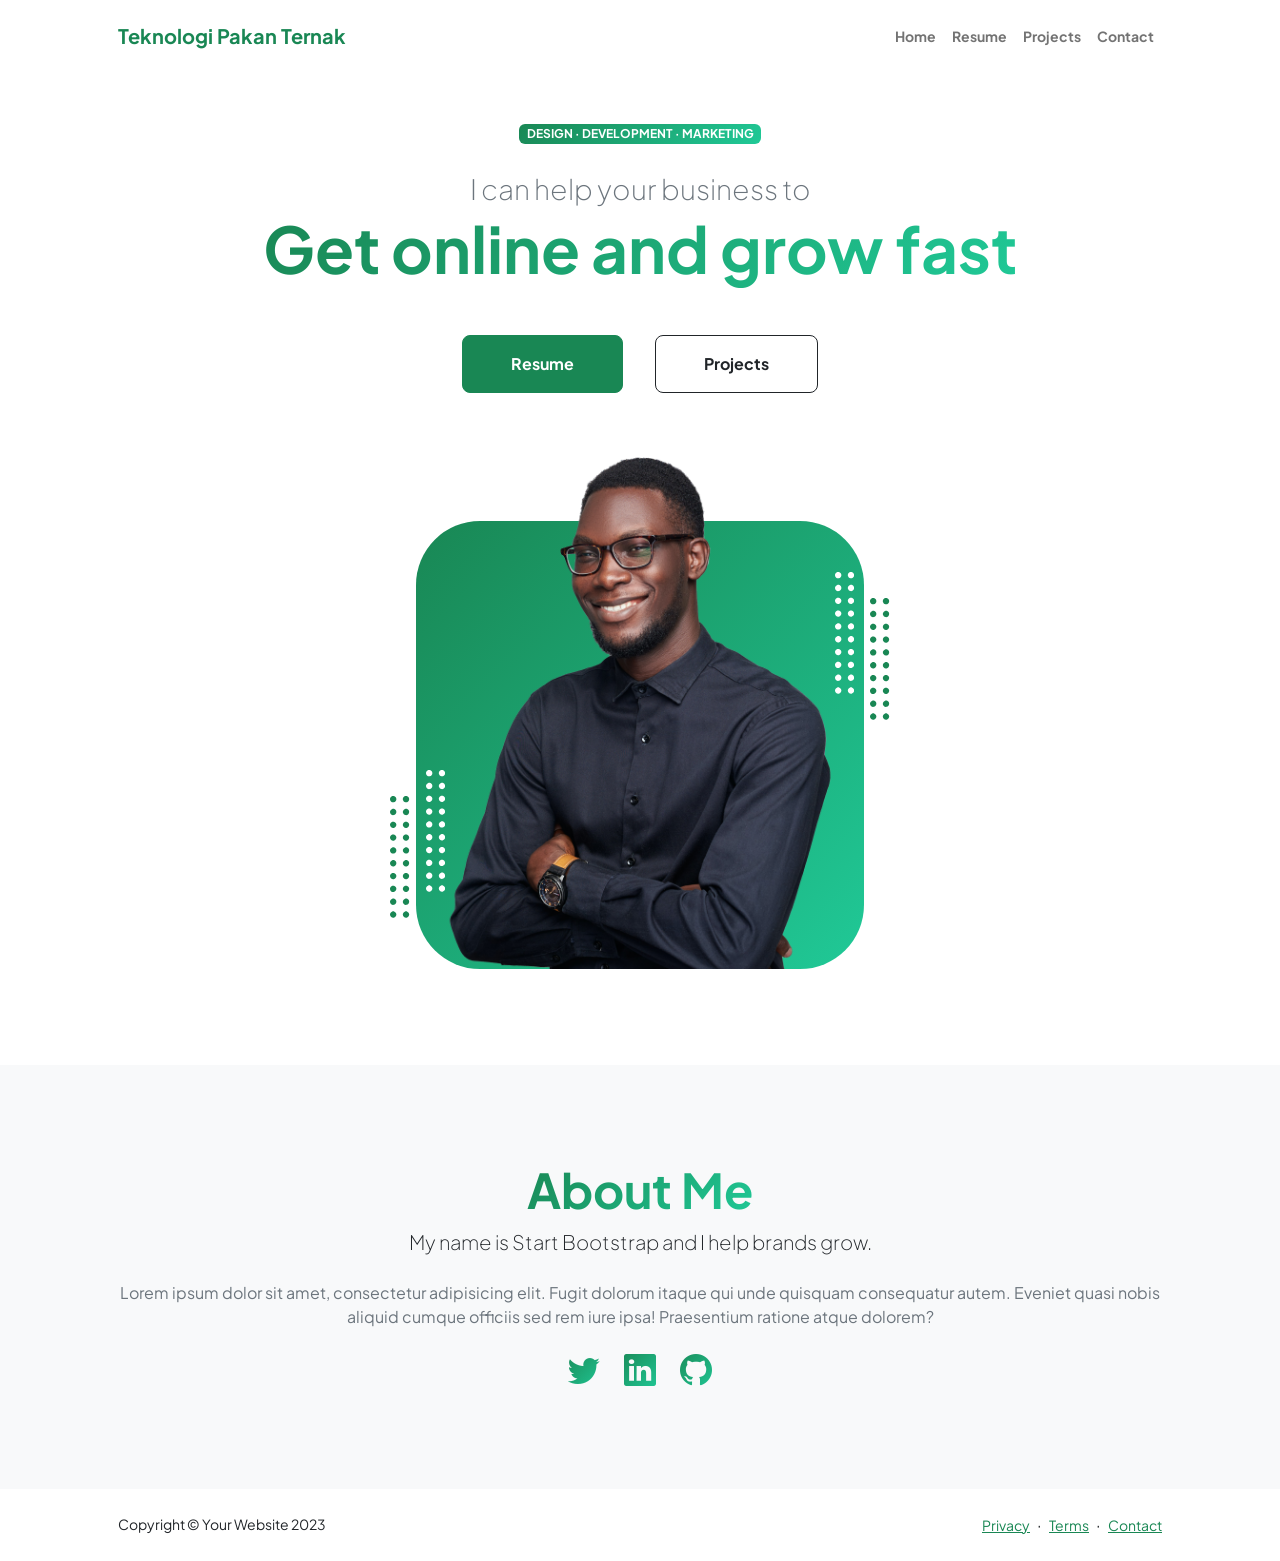
<file: index.html>
<!DOCTYPE html>
<html lang="en">
    <head>
        <meta charset="utf-8" />
        <meta name="viewport" content="width=device-width, initial-scale=1, shrink-to-fit=no" />
        <meta name="description" content="" />
        <meta name="author" content="" />
        <title>Teknologi Pakan Ternak</title>
        <!-- Favicon-->
        <link rel="icon" type="image/x-icon" href="assets/favicon.ico" />
        <!-- Custom Google font-->
        <link rel="preconnect" href="https://fonts.googleapis.com" />
        <link rel="preconnect" href="https://fonts.gstatic.com" crossorigin />
        <link href="https://fonts.googleapis.com/css2?family=Plus+Jakarta+Sans:wght@100;200;300;400;500;600;700;800;900&amp;display=swap" rel="stylesheet" />
        <!-- Bootstrap icons-->
        <link href="https://cdn.jsdelivr.net/npm/bootstrap-icons@1.8.1/font/bootstrap-icons.css" rel="stylesheet" />
        <!-- Core theme CSS (includes Bootstrap)-->
        <link href="css/styles.css" rel="stylesheet" />
    </head>
    <body class="d-flex flex-column h-100">
        <main class="flex-shrink-0">
            <!-- Navigation-->
            <nav class="navbar navbar-expand-lg navbar-light bg-white py-3">
                <div class="container px-5">
                    <a class="navbar-brand" href="index.html"><span class="fw-bolder text-primary">Teknologi Pakan Ternak</span></a>
                    <button class="navbar-toggler" type="button" data-bs-toggle="collapse" data-bs-target="#navbarSupportedContent" aria-controls="navbarSupportedContent" aria-expanded="false" aria-label="Toggle navigation"><span class="navbar-toggler-icon"></span></button>
                    <div class="collapse navbar-collapse" id="navbarSupportedContent">
                        <ul class="navbar-nav ms-auto mb-2 mb-lg-0 small fw-bolder">
                            <li class="nav-item"><a class="nav-link" href="index.html">Home</a></li>
                            <li class="nav-item"><a class="nav-link" href="resume.html">Resume</a></li>
                            <li class="nav-item"><a class="nav-link" href="projects.html">Projects</a></li>
                            <li class="nav-item"><a class="nav-link" href="contact.html">Contact</a></li>
                        </ul>
                    </div>
                </div>
            </nav>
            <!-- Header-->
            <header class="py-5">
                <div class="container px-5 pb-5">
                    <div class="row gx-5 align-items-center">
                        <div class="col-xxl-5">
                            <!-- Header text content-->
                            <div class="text-center text-xxl-start">
                                <div class="badge bg-gradient-primary-to-secondary text-white mb-4"><div class="text-uppercase">Design &middot; Development &middot; Marketing</div></div>
                                <div class="fs-3 fw-light text-muted">I can help your business to</div>
                                <h1 class="display-3 fw-bolder mb-5"><span class="text-gradient d-inline">Get online and grow fast</span></h1>
                                <div class="d-grid gap-3 d-sm-flex justify-content-sm-center justify-content-xxl-start mb-3">
                                    <a class="btn btn-primary btn-lg px-5 py-3 me-sm-3 fs-6 fw-bolder" href="resume.html">Resume</a>
                                    <a class="btn btn-outline-dark btn-lg px-5 py-3 fs-6 fw-bolder" href="projects.html">Projects</a>
                                </div>
                            </div>
                        </div>
                        <div class="col-xxl-7">
                            <!-- Header profile picture-->
                            <div class="d-flex justify-content-center mt-5 mt-xxl-0">
                                <div class="profile bg-gradient-primary-to-secondary">
                                    <!-- TIP: For best results, use a photo with a transparent background like the demo example below-->
                                    <!-- Watch a tutorial on how to do this on YouTube (link)-->
                                    <img class="profile-img" src="assets/profile.png" alt="..." />
                                    <div class="dots-1">
                                        <!-- SVG Dots-->
                                        <svg version="1.1" xmlns="http://www.w3.org/2000/svg" xmlns:xlink="http://www.w3.org/1999/xlink" x="0px" y="0px" viewBox="0 0 191.6 1215.4" style="enable-background: new 0 0 191.6 1215.4" xml:space="preserve">
                                            <g transform="translate(0.000000,1280.000000) scale(0.100000,-0.100000)">
                                                <path d="M227.7,12788.6c-105-35-200-141-222-248c-43-206,163-412,369-369c155,32,275,190,260,339c-11,105-90,213-190,262        C383.7,12801.6,289.7,12808.6,227.7,12788.6z"></path>
                                                <path d="M1507.7,12788.6c-151-50-253-216-222-362c25-119,136-230,254-255c194-41,395,142,375,339c-11,105-90,213-190,262        C1663.7,12801.6,1569.7,12808.6,1507.7,12788.6z"></path>
                                                <path d="M227.7,11508.6c-105-35-200-141-222-248c-43-206,163-412,369-369c155,32,275,190,260,339c-11,105-90,213-190,262        C383.7,11521.6,289.7,11528.6,227.7,11508.6z"></path>
                                                <path d="M1507.7,11508.6c-151-50-253-216-222-362c25-119,136-230,254-255c194-41,395,142,375,339c-11,105-90,213-190,262        C1663.7,11521.6,1569.7,11528.6,1507.7,11508.6z"></path>
                                                <path d="M227.7,10228.6c-105-35-200-141-222-248c-43-206,163-412,369-369c155,32,275,190,260,339c-11,105-90,213-190,262        C383.7,10241.6,289.7,10248.6,227.7,10228.6z"></path>
                                                <path d="M1507.7,10228.6c-105-35-200-141-222-248c-43-206,163-412,369-369c155,32,275,190,260,339c-11,105-90,213-190,262        C1663.7,10241.6,1569.7,10248.6,1507.7,10228.6z"></path>
                                                <path d="M227.7,8948.6c-105-35-200-141-222-248c-43-206,163-412,369-369c155,32,275,190,260,339c-11,105-90,213-190,262        C383.7,8961.6,289.7,8968.6,227.7,8948.6z"></path>
                                                <path d="M1507.7,8948.6c-105-35-200-141-222-248c-43-206,163-412,369-369c155,32,275,190,260,339c-11,105-90,213-190,262        C1663.7,8961.6,1569.7,8968.6,1507.7,8948.6z"></path>
                                                <path d="M227.7,7668.6c-105-35-200-141-222-248c-43-206,163-412,369-369c155,32,275,190,260,339c-11,105-90,213-190,262        C383.7,7681.6,289.7,7688.6,227.7,7668.6z"></path>
                                                <path d="M1507.7,7668.6c-105-35-200-141-222-248c-43-206,163-412,369-369c155,32,275,190,260,339c-11,105-90,213-190,262        C1663.7,7681.6,1569.7,7688.6,1507.7,7668.6z"></path>
                                                <path d="M227.7,6388.6c-105-35-200-141-222-248c-43-206,163-412,369-369c155,32,275,190,260,339c-11,105-90,213-190,262        C383.7,6401.6,289.7,6408.6,227.7,6388.6z"></path>
                                                <path d="M1507.7,6388.6c-105-35-200-141-222-248c-43-206,163-412,369-369c155,32,275,190,260,339c-11,105-90,213-190,262        C1663.7,6401.6,1569.7,6408.6,1507.7,6388.6z"></path>
                                                <path d="M227.7,5108.6c-105-35-200-141-222-248c-43-206,163-412,369-369c155,32,275,190,260,339c-11,105-90,213-190,262        C383.7,5121.6,289.7,5128.6,227.7,5108.6z"></path>
                                                <path d="M1507.7,5108.6c-105-35-200-141-222-248c-43-206,163-412,369-369c155,32,275,190,260,339c-11,105-90,213-190,262        C1663.7,5121.6,1569.7,5128.6,1507.7,5108.6z"></path>
                                                <path d="M227.7,3828.6c-105-35-200-141-222-248c-43-206,163-412,369-369c155,32,275,190,260,339c-11,105-90,213-190,262        C383.7,3841.6,289.7,3848.6,227.7,3828.6z"></path>
                                                <path d="M1507.7,3828.6c-105-35-200-141-222-248c-43-206,163-412,369-369c155,32,275,190,260,339c-11,105-90,213-190,262        C1663.7,3841.6,1569.7,3848.6,1507.7,3828.6z"></path>
                                                <path d="M227.7,2548.6c-105-35-200-141-222-248c-43-206,163-412,369-369c155,32,275,190,260,339c-11,105-90,213-190,262        C383.7,2561.6,289.7,2568.6,227.7,2548.6z"></path>
                                                <path d="M1507.7,2548.6c-105-35-200-141-222-248c-43-206,163-412,369-369c155,32,275,190,260,339c-11,105-90,213-190,262        C1663.7,2561.6,1569.7,2568.6,1507.7,2548.6z"></path>
                                                <path d="M227.7,1268.6c-105-35-200-141-222-248c-43-206,163-412,369-369c155,32,275,190,260,339c-11,105-90,213-190,262        C383.7,1281.6,289.7,1288.6,227.7,1268.6z"></path>
                                                <path d="M1507.7,1268.6c-105-35-200-141-222-248c-43-206,163-412,369-369c155,32,275,190,260,339c-11,105-90,213-190,262        C1663.7,1281.6,1569.7,1288.6,1507.7,1268.6z"></path>
                                            </g>
                                        </svg>
                                        <!-- END of SVG dots-->
                                    </div>
                                    <div class="dots-2">
                                        <!-- SVG Dots-->
                                        <svg version="1.1" xmlns="http://www.w3.org/2000/svg" xmlns:xlink="http://www.w3.org/1999/xlink" x="0px" y="0px" viewBox="0 0 191.6 1215.4" style="enable-background: new 0 0 191.6 1215.4" xml:space="preserve">
                                            <g transform="translate(0.000000,1280.000000) scale(0.100000,-0.100000)">
                                                <path d="M227.7,12788.6c-105-35-200-141-222-248c-43-206,163-412,369-369c155,32,275,190,260,339c-11,105-90,213-190,262        C383.7,12801.6,289.7,12808.6,227.7,12788.6z"></path>
                                                <path d="M1507.7,12788.6c-151-50-253-216-222-362c25-119,136-230,254-255c194-41,395,142,375,339c-11,105-90,213-190,262        C1663.7,12801.6,1569.7,12808.6,1507.7,12788.6z"></path>
                                                <path d="M227.7,11508.6c-105-35-200-141-222-248c-43-206,163-412,369-369c155,32,275,190,260,339c-11,105-90,213-190,262        C383.7,11521.6,289.7,11528.6,227.7,11508.6z"></path>
                                                <path d="M1507.7,11508.6c-151-50-253-216-222-362c25-119,136-230,254-255c194-41,395,142,375,339c-11,105-90,213-190,262        C1663.7,11521.6,1569.7,11528.6,1507.7,11508.6z"></path>
                                                <path d="M227.7,10228.6c-105-35-200-141-222-248c-43-206,163-412,369-369c155,32,275,190,260,339c-11,105-90,213-190,262        C383.7,10241.6,289.7,10248.6,227.7,10228.6z"></path>
                                                <path d="M1507.7,10228.6c-105-35-200-141-222-248c-43-206,163-412,369-369c155,32,275,190,260,339c-11,105-90,213-190,262        C1663.7,10241.6,1569.7,10248.6,1507.7,10228.6z"></path>
                                                <path d="M227.7,8948.6c-105-35-200-141-222-248c-43-206,163-412,369-369c155,32,275,190,260,339c-11,105-90,213-190,262        C383.7,8961.6,289.7,8968.6,227.7,8948.6z"></path>
                                                <path d="M1507.7,8948.6c-105-35-200-141-222-248c-43-206,163-412,369-369c155,32,275,190,260,339c-11,105-90,213-190,262        C1663.7,8961.6,1569.7,8968.6,1507.7,8948.6z"></path>
                                                <path d="M227.7,7668.6c-105-35-200-141-222-248c-43-206,163-412,369-369c155,32,275,190,260,339c-11,105-90,213-190,262        C383.7,7681.6,289.7,7688.6,227.7,7668.6z"></path>
                                                <path d="M1507.7,7668.6c-105-35-200-141-222-248c-43-206,163-412,369-369c155,32,275,190,260,339c-11,105-90,213-190,262        C1663.7,7681.6,1569.7,7688.6,1507.7,7668.6z"></path>
                                                <path d="M227.7,6388.6c-105-35-200-141-222-248c-43-206,163-412,369-369c155,32,275,190,260,339c-11,105-90,213-190,262        C383.7,6401.6,289.7,6408.6,227.7,6388.6z"></path>
                                                <path d="M1507.7,6388.6c-105-35-200-141-222-248c-43-206,163-412,369-369c155,32,275,190,260,339c-11,105-90,213-190,262        C1663.7,6401.6,1569.7,6408.6,1507.7,6388.6z"></path>
                                                <path d="M227.7,5108.6c-105-35-200-141-222-248c-43-206,163-412,369-369c155,32,275,190,260,339c-11,105-90,213-190,262        C383.7,5121.6,289.7,5128.6,227.7,5108.6z"></path>
                                                <path d="M1507.7,5108.6c-105-35-200-141-222-248c-43-206,163-412,369-369c155,32,275,190,260,339c-11,105-90,213-190,262        C1663.7,5121.6,1569.7,5128.6,1507.7,5108.6z"></path>
                                                <path d="M227.7,3828.6c-105-35-200-141-222-248c-43-206,163-412,369-369c155,32,275,190,260,339c-11,105-90,213-190,262        C383.7,3841.6,289.7,3848.6,227.7,3828.6z"></path>
                                                <path d="M1507.7,3828.6c-105-35-200-141-222-248c-43-206,163-412,369-369c155,32,275,190,260,339c-11,105-90,213-190,262        C1663.7,3841.6,1569.7,3848.6,1507.7,3828.6z"></path>
                                                <path d="M227.7,2548.6c-105-35-200-141-222-248c-43-206,163-412,369-369c155,32,275,190,260,339c-11,105-90,213-190,262        C383.7,2561.6,289.7,2568.6,227.7,2548.6z"></path>
                                                <path d="M1507.7,2548.6c-105-35-200-141-222-248c-43-206,163-412,369-369c155,32,275,190,260,339c-11,105-90,213-190,262        C1663.7,2561.6,1569.7,2568.6,1507.7,2548.6z"></path>
                                                <path d="M227.7,1268.6c-105-35-200-141-222-248c-43-206,163-412,369-369c155,32,275,190,260,339c-11,105-90,213-190,262        C383.7,1281.6,289.7,1288.6,227.7,1268.6z"></path>
                                                <path d="M1507.7,1268.6c-105-35-200-141-222-248c-43-206,163-412,369-369c155,32,275,190,260,339c-11,105-90,213-190,262        C1663.7,1281.6,1569.7,1288.6,1507.7,1268.6z"></path>
                                            </g>
                                        </svg>
                                        <!-- END of SVG dots-->
                                    </div>
                                    <div class="dots-3">
                                        <!-- SVG Dots-->
                                        <svg version="1.1" xmlns="http://www.w3.org/2000/svg" xmlns:xlink="http://www.w3.org/1999/xlink" x="0px" y="0px" viewBox="0 0 191.6 1215.4" style="enable-background: new 0 0 191.6 1215.4" xml:space="preserve">
                                            <g transform="translate(0.000000,1280.000000) scale(0.100000,-0.100000)">
                                                <path d="M227.7,12788.6c-105-35-200-141-222-248c-43-206,163-412,369-369c155,32,275,190,260,339c-11,105-90,213-190,262        C383.7,12801.6,289.7,12808.6,227.7,12788.6z"></path>
                                                <path d="M1507.7,12788.6c-151-50-253-216-222-362c25-119,136-230,254-255c194-41,395,142,375,339c-11,105-90,213-190,262        C1663.7,12801.6,1569.7,12808.6,1507.7,12788.6z"></path>
                                                <path d="M227.7,11508.6c-105-35-200-141-222-248c-43-206,163-412,369-369c155,32,275,190,260,339c-11,105-90,213-190,262        C383.7,11521.6,289.7,11528.6,227.7,11508.6z"></path>
                                                <path d="M1507.7,11508.6c-151-50-253-216-222-362c25-119,136-230,254-255c194-41,395,142,375,339c-11,105-90,213-190,262        C1663.7,11521.6,1569.7,11528.6,1507.7,11508.6z"></path>
                                                <path d="M227.7,10228.6c-105-35-200-141-222-248c-43-206,163-412,369-369c155,32,275,190,260,339c-11,105-90,213-190,262        C383.7,10241.6,289.7,10248.6,227.7,10228.6z"></path>
                                                <path d="M1507.7,10228.6c-105-35-200-141-222-248c-43-206,163-412,369-369c155,32,275,190,260,339c-11,105-90,213-190,262        C1663.7,10241.6,1569.7,10248.6,1507.7,10228.6z"></path>
                                                <path d="M227.7,8948.6c-105-35-200-141-222-248c-43-206,163-412,369-369c155,32,275,190,260,339c-11,105-90,213-190,262        C383.7,8961.6,289.7,8968.6,227.7,8948.6z"></path>
                                                <path d="M1507.7,8948.6c-105-35-200-141-222-248c-43-206,163-412,369-369c155,32,275,190,260,339c-11,105-90,213-190,262        C1663.7,8961.6,1569.7,8968.6,1507.7,8948.6z"></path>
                                                <path d="M227.7,7668.6c-105-35-200-141-222-248c-43-206,163-412,369-369c155,32,275,190,260,339c-11,105-90,213-190,262        C383.7,7681.6,289.7,7688.6,227.7,7668.6z"></path>
                                                <path d="M1507.7,7668.6c-105-35-200-141-222-248c-43-206,163-412,369-369c155,32,275,190,260,339c-11,105-90,213-190,262        C1663.7,7681.6,1569.7,7688.6,1507.7,7668.6z"></path>
                                                <path d="M227.7,6388.6c-105-35-200-141-222-248c-43-206,163-412,369-369c155,32,275,190,260,339c-11,105-90,213-190,262        C383.7,6401.6,289.7,6408.6,227.7,6388.6z"></path>
                                                <path d="M1507.7,6388.6c-105-35-200-141-222-248c-43-206,163-412,369-369c155,32,275,190,260,339c-11,105-90,213-190,262        C1663.7,6401.6,1569.7,6408.6,1507.7,6388.6z"></path>
                                                <path d="M227.7,5108.6c-105-35-200-141-222-248c-43-206,163-412,369-369c155,32,275,190,260,339c-11,105-90,213-190,262        C383.7,5121.6,289.7,5128.6,227.7,5108.6z"></path>
                                                <path d="M1507.7,5108.6c-105-35-200-141-222-248c-43-206,163-412,369-369c155,32,275,190,260,339c-11,105-90,213-190,262        C1663.7,5121.6,1569.7,5128.6,1507.7,5108.6z"></path>
                                                <path d="M227.7,3828.6c-105-35-200-141-222-248c-43-206,163-412,369-369c155,32,275,190,260,339c-11,105-90,213-190,262        C383.7,3841.6,289.7,3848.6,227.7,3828.6z"></path>
                                                <path d="M1507.7,3828.6c-105-35-200-141-222-248c-43-206,163-412,369-369c155,32,275,190,260,339c-11,105-90,213-190,262        C1663.7,3841.6,1569.7,3848.6,1507.7,3828.6z"></path>
                                                <path d="M227.7,2548.6c-105-35-200-141-222-248c-43-206,163-412,369-369c155,32,275,190,260,339c-11,105-90,213-190,262        C383.7,2561.6,289.7,2568.6,227.7,2548.6z"></path>
                                                <path d="M1507.7,2548.6c-105-35-200-141-222-248c-43-206,163-412,369-369c155,32,275,190,260,339c-11,105-90,213-190,262        C1663.7,2561.6,1569.7,2568.6,1507.7,2548.6z"></path>
                                                <path d="M227.7,1268.6c-105-35-200-141-222-248c-43-206,163-412,369-369c155,32,275,190,260,339c-11,105-90,213-190,262        C383.7,1281.6,289.7,1288.6,227.7,1268.6z"></path>
                                                <path d="M1507.7,1268.6c-105-35-200-141-222-248c-43-206,163-412,369-369c155,32,275,190,260,339c-11,105-90,213-190,262        C1663.7,1281.6,1569.7,1288.6,1507.7,1268.6z"></path>
                                            </g>
                                        </svg>
                                        <!-- END of SVG dots-->
                                    </div>
                                    <div class="dots-4">
                                        <!-- SVG Dots-->
                                        <svg version="1.1" xmlns="http://www.w3.org/2000/svg" xmlns:xlink="http://www.w3.org/1999/xlink" x="0px" y="0px" viewBox="0 0 191.6 1215.4" style="enable-background: new 0 0 191.6 1215.4" xml:space="preserve">
                                            <g transform="translate(0.000000,1280.000000) scale(0.100000,-0.100000)">
                                                <path d="M227.7,12788.6c-105-35-200-141-222-248c-43-206,163-412,369-369c155,32,275,190,260,339c-11,105-90,213-190,262        C383.7,12801.6,289.7,12808.6,227.7,12788.6z"></path>
                                                <path d="M1507.7,12788.6c-151-50-253-216-222-362c25-119,136-230,254-255c194-41,395,142,375,339c-11,105-90,213-190,262        C1663.7,12801.6,1569.7,12808.6,1507.7,12788.6z"></path>
                                                <path d="M227.7,11508.6c-105-35-200-141-222-248c-43-206,163-412,369-369c155,32,275,190,260,339c-11,105-90,213-190,262        C383.7,11521.6,289.7,11528.6,227.7,11508.6z"></path>
                                                <path d="M1507.7,11508.6c-151-50-253-216-222-362c25-119,136-230,254-255c194-41,395,142,375,339c-11,105-90,213-190,262        C1663.7,11521.6,1569.7,11528.6,1507.7,11508.6z"></path>
                                                <path d="M227.7,10228.6c-105-35-200-141-222-248c-43-206,163-412,369-369c155,32,275,190,260,339c-11,105-90,213-190,262        C383.7,10241.6,289.7,10248.6,227.7,10228.6z"></path>
                                                <path d="M1507.7,10228.6c-105-35-200-141-222-248c-43-206,163-412,369-369c155,32,275,190,260,339c-11,105-90,213-190,262        C1663.7,10241.6,1569.7,10248.6,1507.7,10228.6z"></path>
                                                <path d="M227.7,8948.6c-105-35-200-141-222-248c-43-206,163-412,369-369c155,32,275,190,260,339c-11,105-90,213-190,262        C383.7,8961.6,289.7,8968.6,227.7,8948.6z"></path>
                                                <path d="M1507.7,8948.6c-105-35-200-141-222-248c-43-206,163-412,369-369c155,32,275,190,260,339c-11,105-90,213-190,262        C1663.7,8961.6,1569.7,8968.6,1507.7,8948.6z"></path>
                                                <path d="M227.7,7668.6c-105-35-200-141-222-248c-43-206,163-412,369-369c155,32,275,190,260,339c-11,105-90,213-190,262        C383.7,7681.6,289.7,7688.6,227.7,7668.6z"></path>
                                                <path d="M1507.7,7668.6c-105-35-200-141-222-248c-43-206,163-412,369-369c155,32,275,190,260,339c-11,105-90,213-190,262        C1663.7,7681.6,1569.7,7688.6,1507.7,7668.6z"></path>
                                                <path d="M227.7,6388.6c-105-35-200-141-222-248c-43-206,163-412,369-369c155,32,275,190,260,339c-11,105-90,213-190,262        C383.7,6401.6,289.7,6408.6,227.7,6388.6z"></path>
                                                <path d="M1507.7,6388.6c-105-35-200-141-222-248c-43-206,163-412,369-369c155,32,275,190,260,339c-11,105-90,213-190,262        C1663.7,6401.6,1569.7,6408.6,1507.7,6388.6z"></path>
                                                <path d="M227.7,5108.6c-105-35-200-141-222-248c-43-206,163-412,369-369c155,32,275,190,260,339c-11,105-90,213-190,262        C383.7,5121.6,289.7,5128.6,227.7,5108.6z"></path>
                                                <path d="M1507.7,5108.6c-105-35-200-141-222-248c-43-206,163-412,369-369c155,32,275,190,260,339c-11,105-90,213-190,262        C1663.7,5121.6,1569.7,5128.6,1507.7,5108.6z"></path>
                                                <path d="M227.7,3828.6c-105-35-200-141-222-248c-43-206,163-412,369-369c155,32,275,190,260,339c-11,105-90,213-190,262        C383.7,3841.6,289.7,3848.6,227.7,3828.6z"></path>
                                                <path d="M1507.7,3828.6c-105-35-200-141-222-248c-43-206,163-412,369-369c155,32,275,190,260,339c-11,105-90,213-190,262        C1663.7,3841.6,1569.7,3848.6,1507.7,3828.6z"></path>
                                                <path d="M227.7,2548.6c-105-35-200-141-222-248c-43-206,163-412,369-369c155,32,275,190,260,339c-11,105-90,213-190,262        C383.7,2561.6,289.7,2568.6,227.7,2548.6z"></path>
                                                <path d="M1507.7,2548.6c-105-35-200-141-222-248c-43-206,163-412,369-369c155,32,275,190,260,339c-11,105-90,213-190,262        C1663.7,2561.6,1569.7,2568.6,1507.7,2548.6z"></path>
                                                <path d="M227.7,1268.6c-105-35-200-141-222-248c-43-206,163-412,369-369c155,32,275,190,260,339c-11,105-90,213-190,262        C383.7,1281.6,289.7,1288.6,227.7,1268.6z"></path>
                                                <path d="M1507.7,1268.6c-105-35-200-141-222-248c-43-206,163-412,369-369c155,32,275,190,260,339c-11,105-90,213-190,262        C1663.7,1281.6,1569.7,1288.6,1507.7,1268.6z"></path>
                                            </g>
                                        </svg>
                                        <!-- END of SVG dots-->
                                    </div>
                                </div>
                            </div>
                        </div>
                    </div>
                </div>
            </header>
            <!-- About Section-->
            <section class="bg-light py-5">
                <div class="container px-5">
                    <div class="row gx-5 justify-content-center">
                        <div class="col-xxl-8">
                            <div class="text-center my-5">
                                <h2 class="display-5 fw-bolder"><span class="text-gradient d-inline">About Me</span></h2>
                                <p class="lead fw-light mb-4">My name is Start Bootstrap and I help brands grow.</p>
                                <p class="text-muted">Lorem ipsum dolor sit amet, consectetur adipisicing elit. Fugit dolorum itaque qui unde quisquam consequatur autem. Eveniet quasi nobis aliquid cumque officiis sed rem iure ipsa! Praesentium ratione atque dolorem?</p>
                                <div class="d-flex justify-content-center fs-2 gap-4">
                                    <a class="text-gradient" href="#!"><i class="bi bi-twitter"></i></a>
                                    <a class="text-gradient" href="#!"><i class="bi bi-linkedin"></i></a>
                                    <a class="text-gradient" href="#!"><i class="bi bi-github"></i></a>
                                </div>
                            </div>
                        </div>
                    </div>
                </div>
            </section>
        </main>
        <!-- Footer-->
        <footer class="bg-white py-4 mt-auto">
            <div class="container px-5">
                <div class="row align-items-center justify-content-between flex-column flex-sm-row">
                    <div class="col-auto"><div class="small m-0">Copyright &copy; Your Website 2023</div></div>
                    <div class="col-auto">
                        <a class="small" href="#!">Privacy</a>
                        <span class="mx-1">&middot;</span>
                        <a class="small" href="#!">Terms</a>
                        <span class="mx-1">&middot;</span>
                        <a class="small" href="#!">Contact</a>
                    </div>
                </div>
            </div>
        </footer>
        <!-- Bootstrap core JS-->
        <script src="https://cdn.jsdelivr.net/npm/bootstrap@5.2.3/dist/js/bootstrap.bundle.min.js"></script>
        <!-- Core theme JS-->
        <script src="js/scripts.js"></script>
    </body>
</html>
</file>
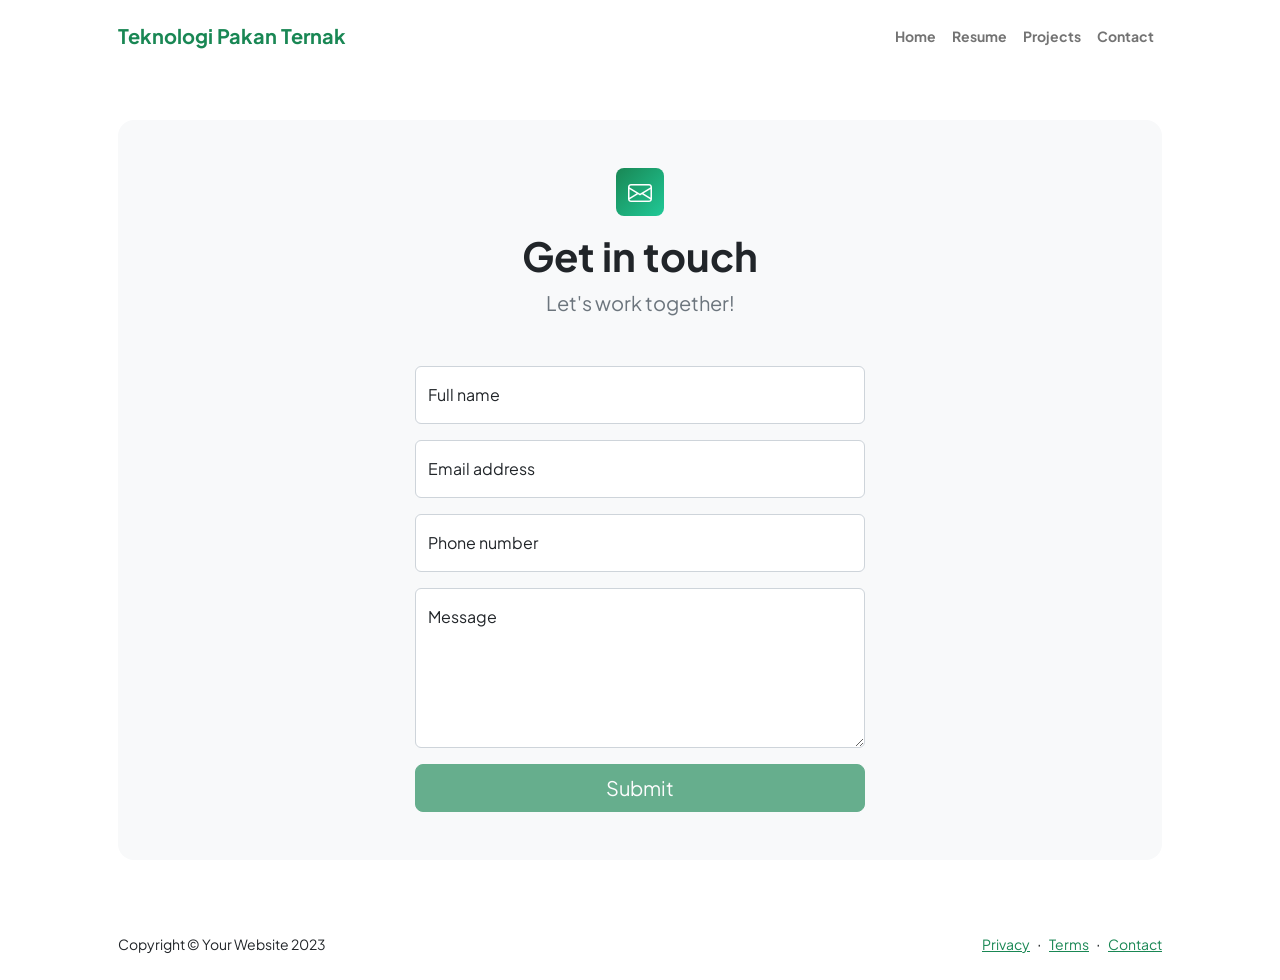
<file: contact.html>
<!DOCTYPE html>
<html lang="en">
    <head>
        <meta charset="utf-8" />
        <meta name="viewport" content="width=device-width, initial-scale=1, shrink-to-fit=no" />
        <meta name="description" content />
        <meta name="author" content />
        <title>Teknologi Pakan Ternak</title>
        <!-- Favicon-->
        <link rel="icon" type="image/x-icon" href="assets/favicon.ico" />
        <!-- Custom Google font-->
        <link rel="preconnect" href="https://fonts.googleapis.com" />
        <link rel="preconnect" href="https://fonts.gstatic.com" crossorigin />
        <link href="https://fonts.googleapis.com/css2?family=Plus+Jakarta+Sans:wght@100;200;300;400;500;600;700;800;900&amp;display=swap" rel="stylesheet" />
        <!-- Bootstrap icons-->
        <link href="https://cdn.jsdelivr.net/npm/bootstrap-icons@1.8.1/font/bootstrap-icons.css" rel="stylesheet" />
        <!-- Core theme CSS (includes Bootstrap)-->
        <link href="css/styles.css" rel="stylesheet" />
    </head>
    <body class="d-flex flex-column">
        <main class="flex-shrink-0">
            <!-- Navigation-->
            <nav class="navbar navbar-expand-lg navbar-light bg-white py-3">
                <div class="container px-5">
                    <a class="navbar-brand" href="index.html"><span class="fw-bolder text-primary">Teknologi Pakan Ternak</span></a>
                    <button class="navbar-toggler" type="button" data-bs-toggle="collapse" data-bs-target="#navbarSupportedContent" aria-controls="navbarSupportedContent" aria-expanded="false" aria-label="Toggle navigation"><span class="navbar-toggler-icon"></span></button>
                    <div class="collapse navbar-collapse" id="navbarSupportedContent">
                        <ul class="navbar-nav ms-auto mb-2 mb-lg-0 small fw-bolder">
                            <li class="nav-item"><a class="nav-link" href="index.html">Home</a></li>
                            <li class="nav-item"><a class="nav-link" href="resume.html">Resume</a></li>
                            <li class="nav-item"><a class="nav-link" href="projects.html">Projects</a></li>
                            <li class="nav-item"><a class="nav-link" href="contact.html">Contact</a></li>
                        </ul>
                    </div>
                </div>
            </nav>
            <!-- Page content-->
            <section class="py-5">
                <div class="container px-5">
                    <!-- Contact form-->
                    <div class="bg-light rounded-4 py-5 px-4 px-md-5">
                        <div class="text-center mb-5">
                            <div class="feature bg-primary bg-gradient-primary-to-secondary text-white rounded-3 mb-3"><i class="bi bi-envelope"></i></div>
                            <h1 class="fw-bolder">Get in touch</h1>
                            <p class="lead fw-normal text-muted mb-0">Let's work together!</p>
                        </div>
                        <div class="row gx-5 justify-content-center">
                            <div class="col-lg-8 col-xl-6">
                                <!-- * * * * * * * * * * * * * * *-->
                                <!-- * * SB Forms Contact Form * *-->
                                <!-- * * * * * * * * * * * * * * *-->
                                <!-- This form is pre-integrated with SB Forms.-->
                                <!-- To make this form functional, sign up at-->
                                <!-- https://startbootstrap.com/solution/contact-forms-->
                                <!-- to get an API token!-->
                                <form id="contactForm" data-sb-form-api-token="API_TOKEN">
                                    <!-- Name input-->
                                    <div class="form-floating mb-3">
                                        <input class="form-control" id="name" type="text" placeholder="Enter your name..." data-sb-validations="required" />
                                        <label for="name">Full name</label>
                                        <div class="invalid-feedback" data-sb-feedback="name:required">A name is required.</div>
                                    </div>
                                    <!-- Email address input-->
                                    <div class="form-floating mb-3">
                                        <input class="form-control" id="email" type="email" placeholder="name@example.com" data-sb-validations="required,email" />
                                        <label for="email">Email address</label>
                                        <div class="invalid-feedback" data-sb-feedback="email:required">An email is required.</div>
                                        <div class="invalid-feedback" data-sb-feedback="email:email">Email is not valid.</div>
                                    </div>
                                    <!-- Phone number input-->
                                    <div class="form-floating mb-3">
                                        <input class="form-control" id="phone" type="tel" placeholder="(123) 456-7890" data-sb-validations="required" />
                                        <label for="phone">Phone number</label>
                                        <div class="invalid-feedback" data-sb-feedback="phone:required">A phone number is required.</div>
                                    </div>
                                    <!-- Message input-->
                                    <div class="form-floating mb-3">
                                        <textarea class="form-control" id="message" type="text" placeholder="Enter your message here..." style="height: 10rem" data-sb-validations="required"></textarea>
                                        <label for="message">Message</label>
                                        <div class="invalid-feedback" data-sb-feedback="message:required">A message is required.</div>
                                    </div>
                                    <!-- Submit success message-->
                                    <!---->
                                    <!-- This is what your users will see when the form-->
                                    <!-- has successfully submitted-->
                                    <div class="d-none" id="submitSuccessMessage">
                                        <div class="text-center mb-3">
                                            <div class="fw-bolder">Form submission successful!</div>
                                            To activate this form, sign up at
                                            <br />
                                            <a href="https://startbootstrap.com/solution/contact-forms">https://startbootstrap.com/solution/contact-forms</a>
                                        </div>
                                    </div>
                                    <!-- Submit error message-->
                                    <!---->
                                    <!-- This is what your users will see when there is-->
                                    <!-- an error submitting the form-->
                                    <div class="d-none" id="submitErrorMessage"><div class="text-center text-danger mb-3">Error sending message!</div></div>
                                    <!-- Submit Button-->
                                    <div class="d-grid"><button class="btn btn-primary btn-lg disabled" id="submitButton" type="submit">Submit</button></div>
                                </form>
                            </div>
                        </div>
                    </div>
                </div>
            </section>
        </main>
        <!-- Footer-->
        <footer class="bg-white py-4 mt-auto">
            <div class="container px-5">
                <div class="row align-items-center justify-content-between flex-column flex-sm-row">
                    <div class="col-auto"><div class="small m-0">Copyright &copy; Your Website 2023</div></div>
                    <div class="col-auto">
                        <a class="small" href="#!">Privacy</a>
                        <span class="mx-1">&middot;</span>
                        <a class="small" href="#!">Terms</a>
                        <span class="mx-1">&middot;</span>
                        <a class="small" href="#!">Contact</a>
                    </div>
                </div>
            </div>
        </footer>
        <!-- Bootstrap core JS-->
        <script src="https://cdn.jsdelivr.net/npm/bootstrap@5.2.3/dist/js/bootstrap.bundle.min.js"></script>
        <!-- Core theme JS-->
        <script src="js/scripts.js"></script>
        <!-- * * * * * * * * * * * * * * * * * * * * * * * * * * * * * * * * * * * * * * * *-->
        <!-- * *                               SB Forms JS                               * *-->
        <!-- * * Activate your form at https://startbootstrap.com/solution/contact-forms * *-->
        <!-- * * * * * * * * * * * * * * * * * * * * * * * * * * * * * * * * * * * * * * * *-->
        <script src="https://cdn.startbootstrap.com/sb-forms-latest.js"></script>
    </body>
</html>
</file>
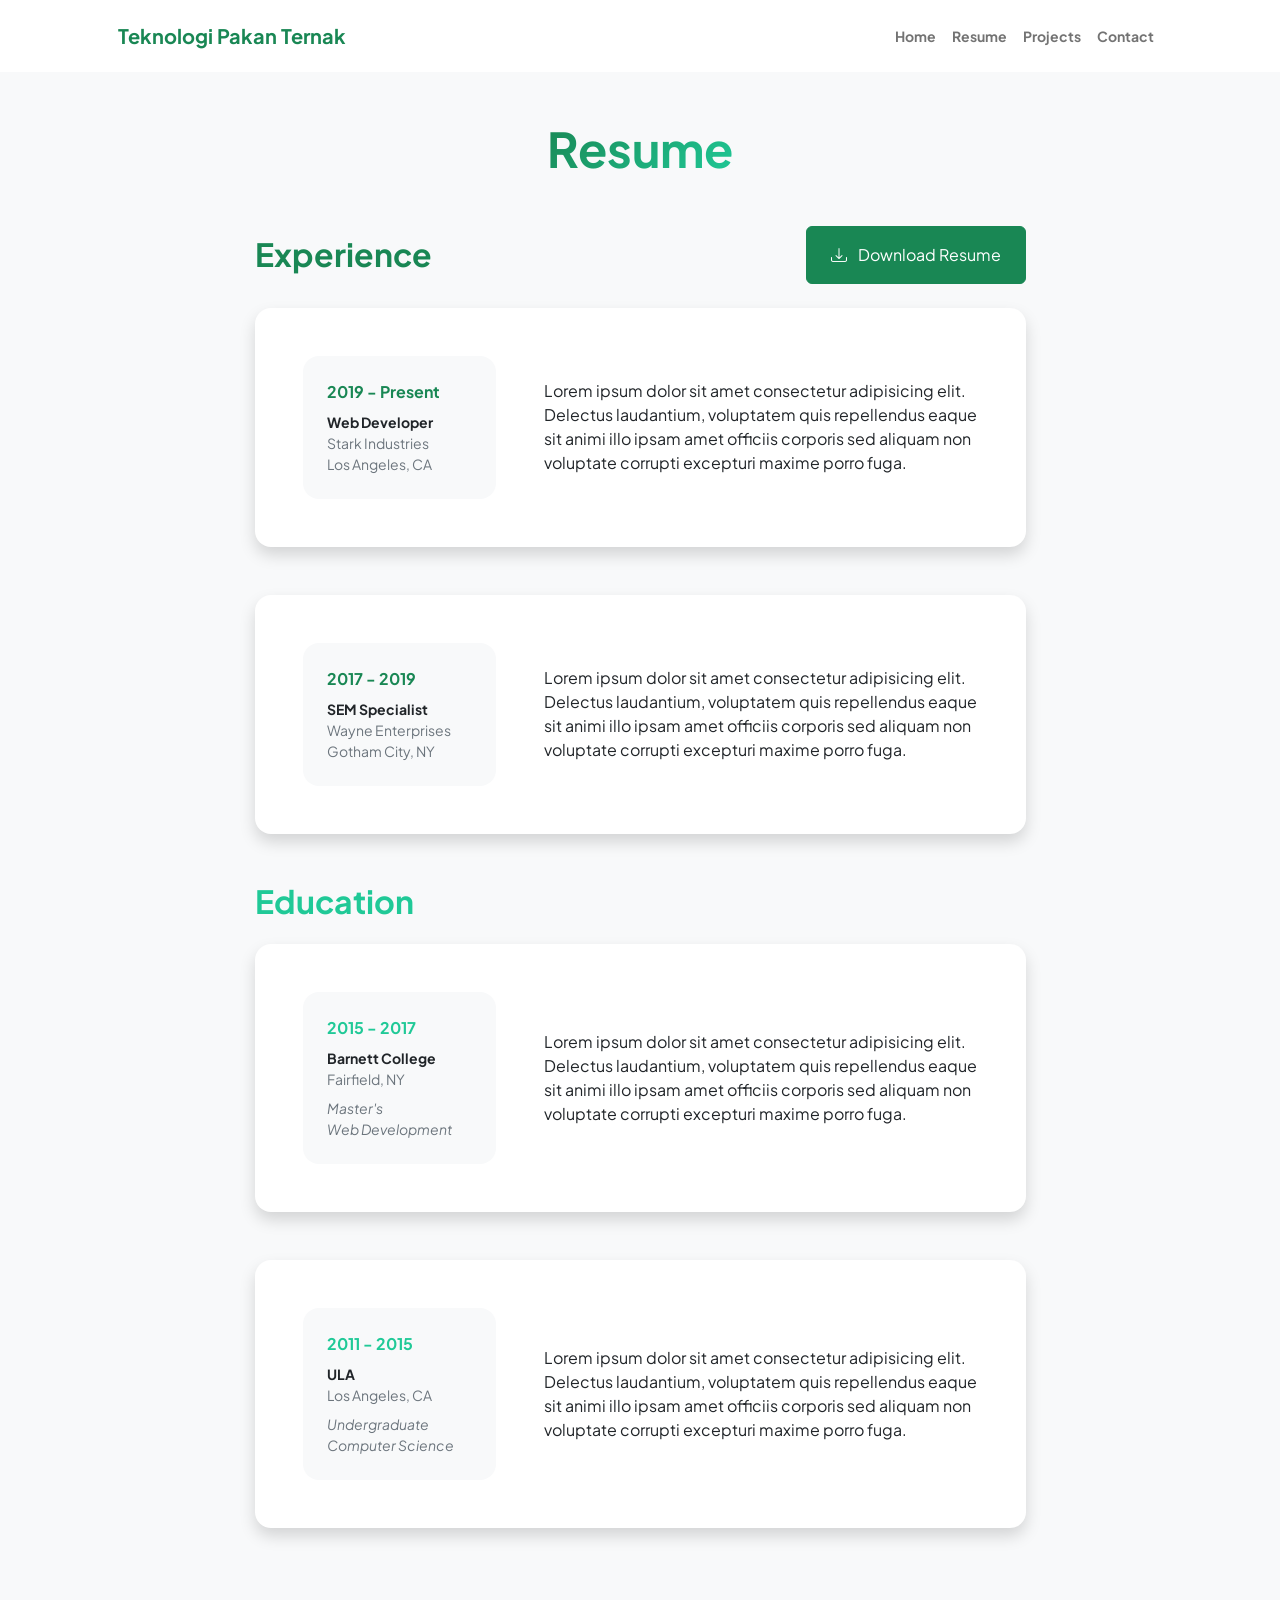
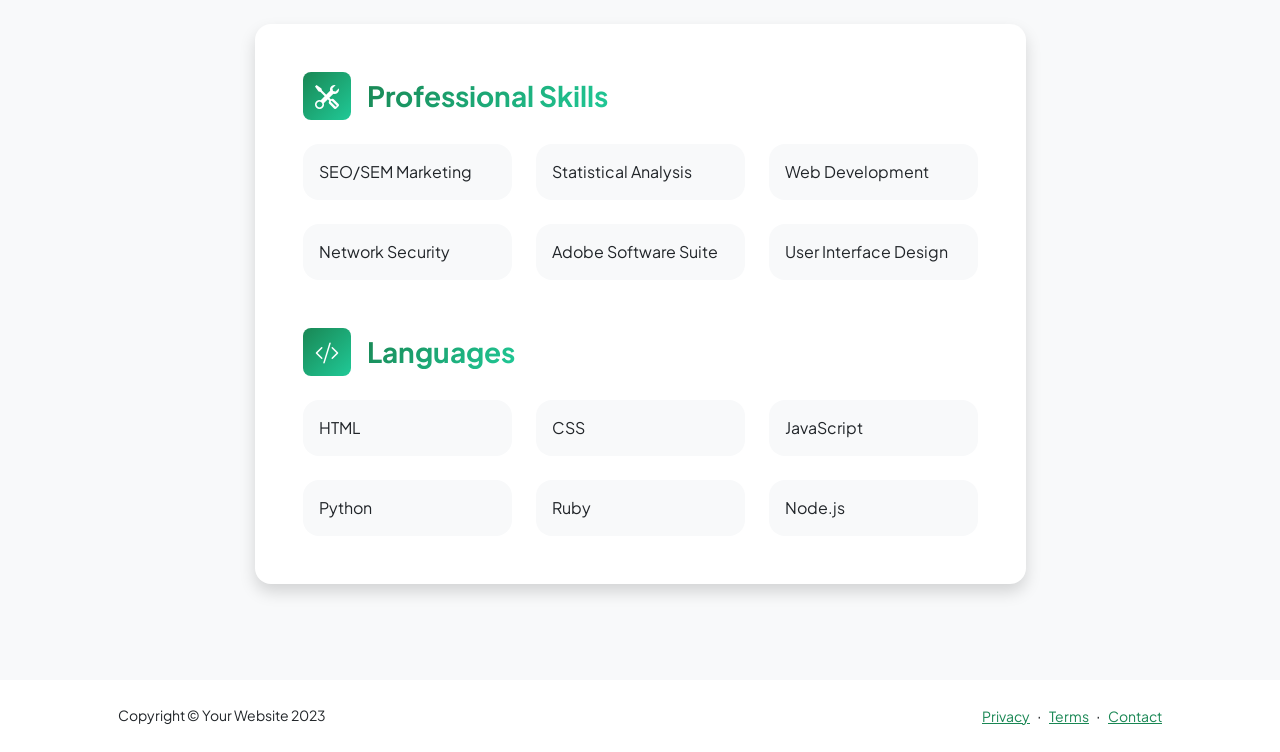
<file: resume.html>
<!DOCTYPE html>
<html lang="en">
    <head>
        <meta charset="utf-8" />
        <meta name="viewport" content="width=device-width, initial-scale=1, shrink-to-fit=no" />
        <meta name="description" content="" />
        <meta name="author" content="" />
        <title>Teknologi Pakan Ternak</title>
        <!-- Favicon-->
        <link rel="icon" type="image/x-icon" href="assets/favicon.ico" />
        <!-- Custom Google font-->
        <link rel="preconnect" href="https://fonts.googleapis.com" />
        <link rel="preconnect" href="https://fonts.gstatic.com" crossorigin />
        <link href="https://fonts.googleapis.com/css2?family=Plus+Jakarta+Sans:wght@100;200;300;400;500;600;700;800;900&amp;display=swap" rel="stylesheet" />
        <!-- Bootstrap icons-->
        <link href="https://cdn.jsdelivr.net/npm/bootstrap-icons@1.8.1/font/bootstrap-icons.css" rel="stylesheet" />
        <!-- Core theme CSS (includes Bootstrap)-->
        <link href="css/styles.css" rel="stylesheet" />
    </head>
    <body class="d-flex flex-column h-100 bg-light">
        <main class="flex-shrink-0">
            <!-- Navigation-->
            <nav class="navbar navbar-expand-lg navbar-light bg-white py-3">
                <div class="container px-5">
                    <a class="navbar-brand" href="index.html"><span class="fw-bolder text-primary">Teknologi Pakan Ternak</span></a>
                    <button class="navbar-toggler" type="button" data-bs-toggle="collapse" data-bs-target="#navbarSupportedContent" aria-controls="navbarSupportedContent" aria-expanded="false" aria-label="Toggle navigation"><span class="navbar-toggler-icon"></span></button>
                    <div class="collapse navbar-collapse" id="navbarSupportedContent">
                        <ul class="navbar-nav ms-auto mb-2 mb-lg-0 small fw-bolder">
                            <li class="nav-item"><a class="nav-link" href="index.html">Home</a></li>
                            <li class="nav-item"><a class="nav-link" href="resume.html">Resume</a></li>
                            <li class="nav-item"><a class="nav-link" href="projects.html">Projects</a></li>
                            <li class="nav-item"><a class="nav-link" href="contact.html">Contact</a></li>
                        </ul>
                    </div>
                </div>
            </nav>
            <!-- Page Content-->
            <div class="container px-5 my-5">
                <div class="text-center mb-5">
                    <h1 class="display-5 fw-bolder mb-0"><span class="text-gradient d-inline">Resume</span></h1>
                </div>
                <div class="row gx-5 justify-content-center">
                    <div class="col-lg-11 col-xl-9 col-xxl-8">
                        <!-- Experience Section-->
                        <section>
                            <div class="d-flex align-items-center justify-content-between mb-4">
                                <h2 class="text-primary fw-bolder mb-0">Experience</h2>
                                <!-- Download resume button-->
                                <!-- Note: Set the link href target to a PDF file within your project-->
                                <a class="btn btn-primary px-4 py-3" href="#!">
                                    <div class="d-inline-block bi bi-download me-2"></div>
                                    Download Resume
                                </a>
                            </div>
                            <!-- Experience Card 1-->
                            <div class="card shadow border-0 rounded-4 mb-5">
                                <div class="card-body p-5">
                                    <div class="row align-items-center gx-5">
                                        <div class="col text-center text-lg-start mb-4 mb-lg-0">
                                            <div class="bg-light p-4 rounded-4">
                                                <div class="text-primary fw-bolder mb-2">2019 - Present</div>
                                                <div class="small fw-bolder">Web Developer</div>
                                                <div class="small text-muted">Stark Industries</div>
                                                <div class="small text-muted">Los Angeles, CA</div>
                                            </div>
                                        </div>
                                        <div class="col-lg-8"><div>Lorem ipsum dolor sit amet consectetur adipisicing elit. Delectus laudantium, voluptatem quis repellendus eaque sit animi illo ipsam amet officiis corporis sed aliquam non voluptate corrupti excepturi maxime porro fuga.</div></div>
                                    </div>
                                </div>
                            </div>
                            <!-- Experience Card 2-->
                            <div class="card shadow border-0 rounded-4 mb-5">
                                <div class="card-body p-5">
                                    <div class="row align-items-center gx-5">
                                        <div class="col text-center text-lg-start mb-4 mb-lg-0">
                                            <div class="bg-light p-4 rounded-4">
                                                <div class="text-primary fw-bolder mb-2">2017 - 2019</div>
                                                <div class="small fw-bolder">SEM Specialist</div>
                                                <div class="small text-muted">Wayne Enterprises</div>
                                                <div class="small text-muted">Gotham City, NY</div>
                                            </div>
                                        </div>
                                        <div class="col-lg-8"><div>Lorem ipsum dolor sit amet consectetur adipisicing elit. Delectus laudantium, voluptatem quis repellendus eaque sit animi illo ipsam amet officiis corporis sed aliquam non voluptate corrupti excepturi maxime porro fuga.</div></div>
                                    </div>
                                </div>
                            </div>
                        </section>
                        <!-- Education Section-->
                        <section>
                            <h2 class="text-secondary fw-bolder mb-4">Education</h2>
                            <!-- Education Card 1-->
                            <div class="card shadow border-0 rounded-4 mb-5">
                                <div class="card-body p-5">
                                    <div class="row align-items-center gx-5">
                                        <div class="col text-center text-lg-start mb-4 mb-lg-0">
                                            <div class="bg-light p-4 rounded-4">
                                                <div class="text-secondary fw-bolder mb-2">2015 - 2017</div>
                                                <div class="mb-2">
                                                    <div class="small fw-bolder">Barnett College</div>
                                                    <div class="small text-muted">Fairfield, NY</div>
                                                </div>
                                                <div class="fst-italic">
                                                    <div class="small text-muted">Master's</div>
                                                    <div class="small text-muted">Web Development</div>
                                                </div>
                                            </div>
                                        </div>
                                        <div class="col-lg-8"><div>Lorem ipsum dolor sit amet consectetur adipisicing elit. Delectus laudantium, voluptatem quis repellendus eaque sit animi illo ipsam amet officiis corporis sed aliquam non voluptate corrupti excepturi maxime porro fuga.</div></div>
                                    </div>
                                </div>
                            </div>
                            <!-- Education Card 2-->
                            <div class="card shadow border-0 rounded-4 mb-5">
                                <div class="card-body p-5">
                                    <div class="row align-items-center gx-5">
                                        <div class="col text-center text-lg-start mb-4 mb-lg-0">
                                            <div class="bg-light p-4 rounded-4">
                                                <div class="text-secondary fw-bolder mb-2">2011 - 2015</div>
                                                <div class="mb-2">
                                                    <div class="small fw-bolder">ULA</div>
                                                    <div class="small text-muted">Los Angeles, CA</div>
                                                </div>
                                                <div class="fst-italic">
                                                    <div class="small text-muted">Undergraduate</div>
                                                    <div class="small text-muted">Computer Science</div>
                                                </div>
                                            </div>
                                        </div>
                                        <div class="col-lg-8"><div>Lorem ipsum dolor sit amet consectetur adipisicing elit. Delectus laudantium, voluptatem quis repellendus eaque sit animi illo ipsam amet officiis corporis sed aliquam non voluptate corrupti excepturi maxime porro fuga.</div></div>
                                    </div>
                                </div>
                            </div>
                        </section>
                        <!-- Divider-->
                        <div class="pb-5"></div>
                        <!-- Skills Section-->
                        <section>
                            <!-- Skillset Card-->
                            <div class="card shadow border-0 rounded-4 mb-5">
                                <div class="card-body p-5">
                                    <!-- Professional skills list-->
                                    <div class="mb-5">
                                        <div class="d-flex align-items-center mb-4">
                                            <div class="feature bg-primary bg-gradient-primary-to-secondary text-white rounded-3 me-3"><i class="bi bi-tools"></i></div>
                                            <h3 class="fw-bolder mb-0"><span class="text-gradient d-inline">Professional Skills</span></h3>
                                        </div>
                                        <div class="row row-cols-1 row-cols-md-3 mb-4">
                                            <div class="col mb-4 mb-md-0"><div class="d-flex align-items-center bg-light rounded-4 p-3 h-100">SEO/SEM Marketing</div></div>
                                            <div class="col mb-4 mb-md-0"><div class="d-flex align-items-center bg-light rounded-4 p-3 h-100">Statistical Analysis</div></div>
                                            <div class="col"><div class="d-flex align-items-center bg-light rounded-4 p-3 h-100">Web Development</div></div>
                                        </div>
                                        <div class="row row-cols-1 row-cols-md-3">
                                            <div class="col mb-4 mb-md-0"><div class="d-flex align-items-center bg-light rounded-4 p-3 h-100">Network Security</div></div>
                                            <div class="col mb-4 mb-md-0"><div class="d-flex align-items-center bg-light rounded-4 p-3 h-100">Adobe Software Suite</div></div>
                                            <div class="col"><div class="d-flex align-items-center bg-light rounded-4 p-3 h-100">User Interface Design</div></div>
                                        </div>
                                    </div>
                                    <!-- Languages list-->
                                    <div class="mb-0">
                                        <div class="d-flex align-items-center mb-4">
                                            <div class="feature bg-primary bg-gradient-primary-to-secondary text-white rounded-3 me-3"><i class="bi bi-code-slash"></i></div>
                                            <h3 class="fw-bolder mb-0"><span class="text-gradient d-inline">Languages</span></h3>
                                        </div>
                                        <div class="row row-cols-1 row-cols-md-3 mb-4">
                                            <div class="col mb-4 mb-md-0"><div class="d-flex align-items-center bg-light rounded-4 p-3 h-100">HTML</div></div>
                                            <div class="col mb-4 mb-md-0"><div class="d-flex align-items-center bg-light rounded-4 p-3 h-100">CSS</div></div>
                                            <div class="col"><div class="d-flex align-items-center bg-light rounded-4 p-3 h-100">JavaScript</div></div>
                                        </div>
                                        <div class="row row-cols-1 row-cols-md-3">
                                            <div class="col mb-4 mb-md-0"><div class="d-flex align-items-center bg-light rounded-4 p-3 h-100">Python</div></div>
                                            <div class="col mb-4 mb-md-0"><div class="d-flex align-items-center bg-light rounded-4 p-3 h-100">Ruby</div></div>
                                            <div class="col"><div class="d-flex align-items-center bg-light rounded-4 p-3 h-100">Node.js</div></div>
                                        </div>
                                    </div>
                                </div>
                            </div>
                        </section>
                    </div>
                </div>
            </div>
        </main>
        <!-- Footer-->
        <footer class="bg-white py-4 mt-auto">
            <div class="container px-5">
                <div class="row align-items-center justify-content-between flex-column flex-sm-row">
                    <div class="col-auto"><div class="small m-0">Copyright &copy; Your Website 2023</div></div>
                    <div class="col-auto">
                        <a class="small" href="#!">Privacy</a>
                        <span class="mx-1">&middot;</span>
                        <a class="small" href="#!">Terms</a>
                        <span class="mx-1">&middot;</span>
                        <a class="small" href="#!">Contact</a>
                    </div>
                </div>
            </div>
        </footer>
        <!-- Bootstrap core JS-->
        <script src="https://cdn.jsdelivr.net/npm/bootstrap@5.2.3/dist/js/bootstrap.bundle.min.js"></script>
        <!-- Core theme JS-->
        <script src="js/scripts.js"></script>
    </body>
</html>
</file>
